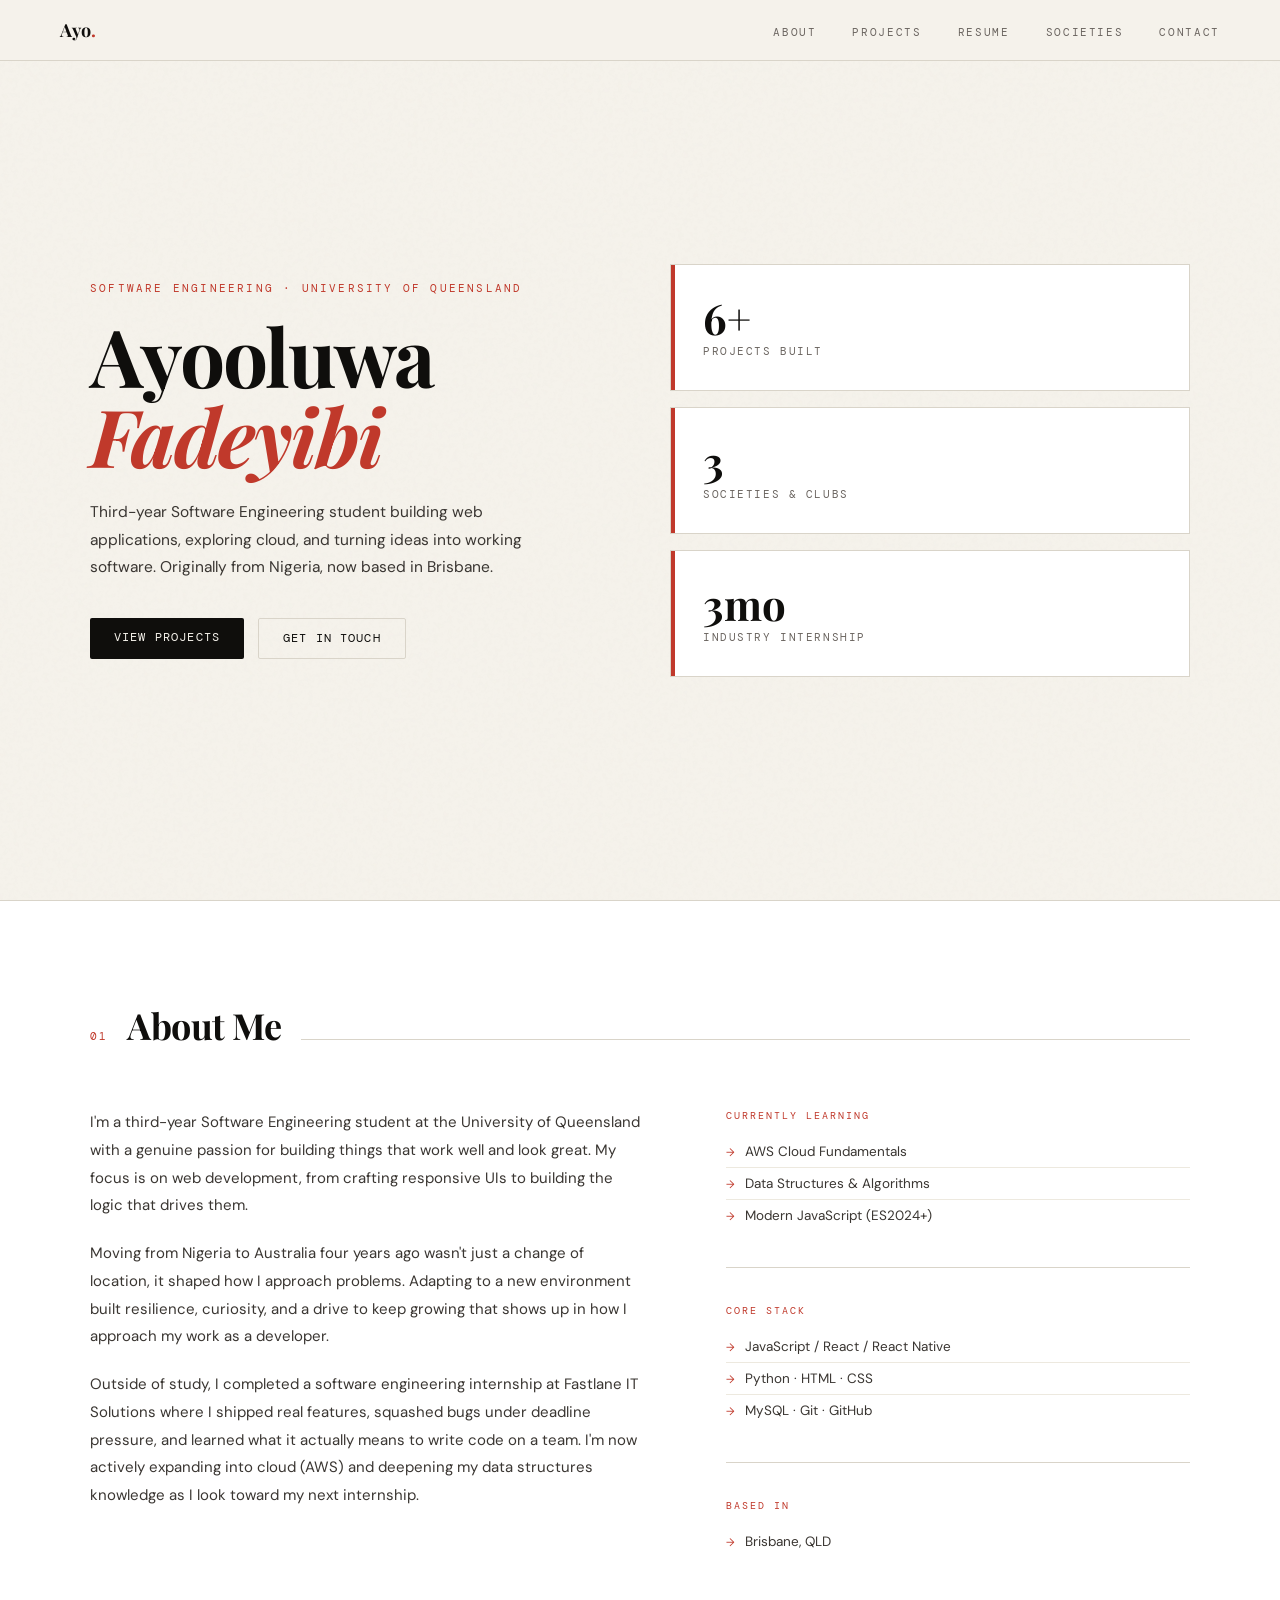
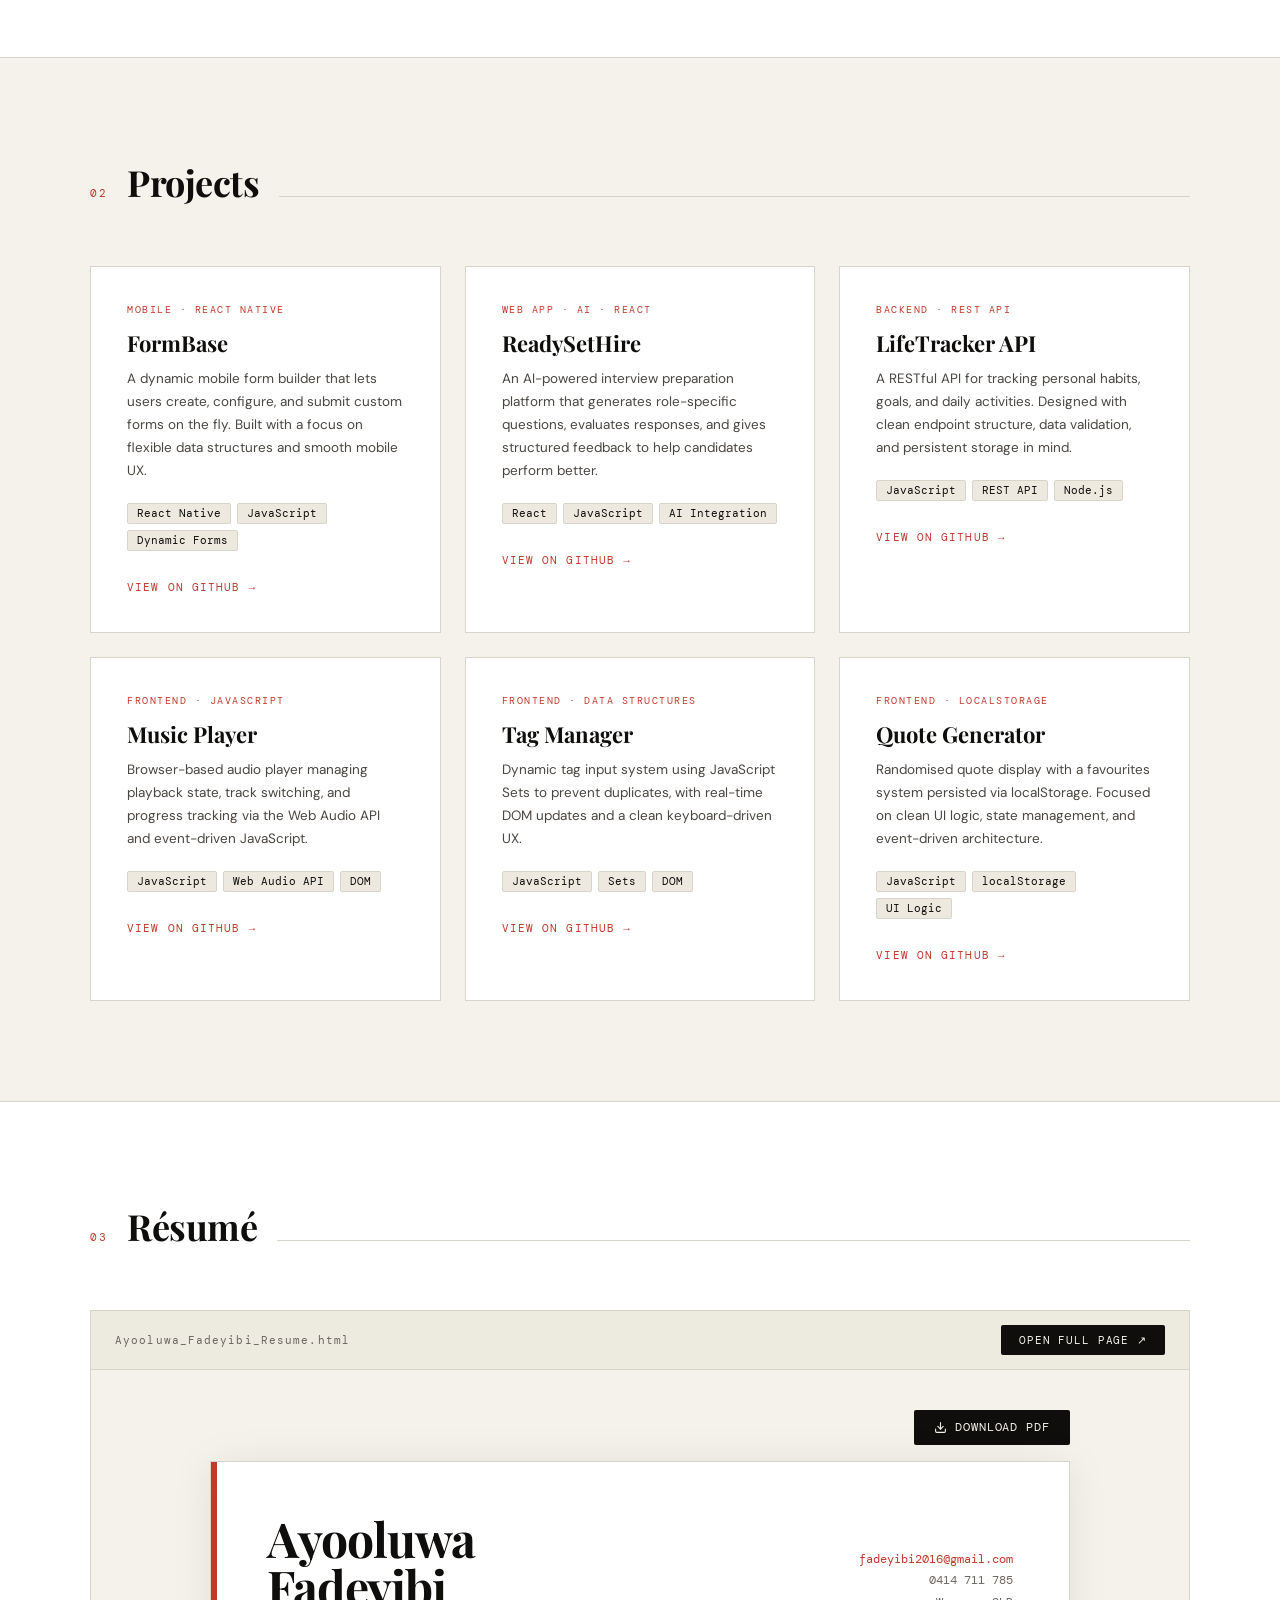
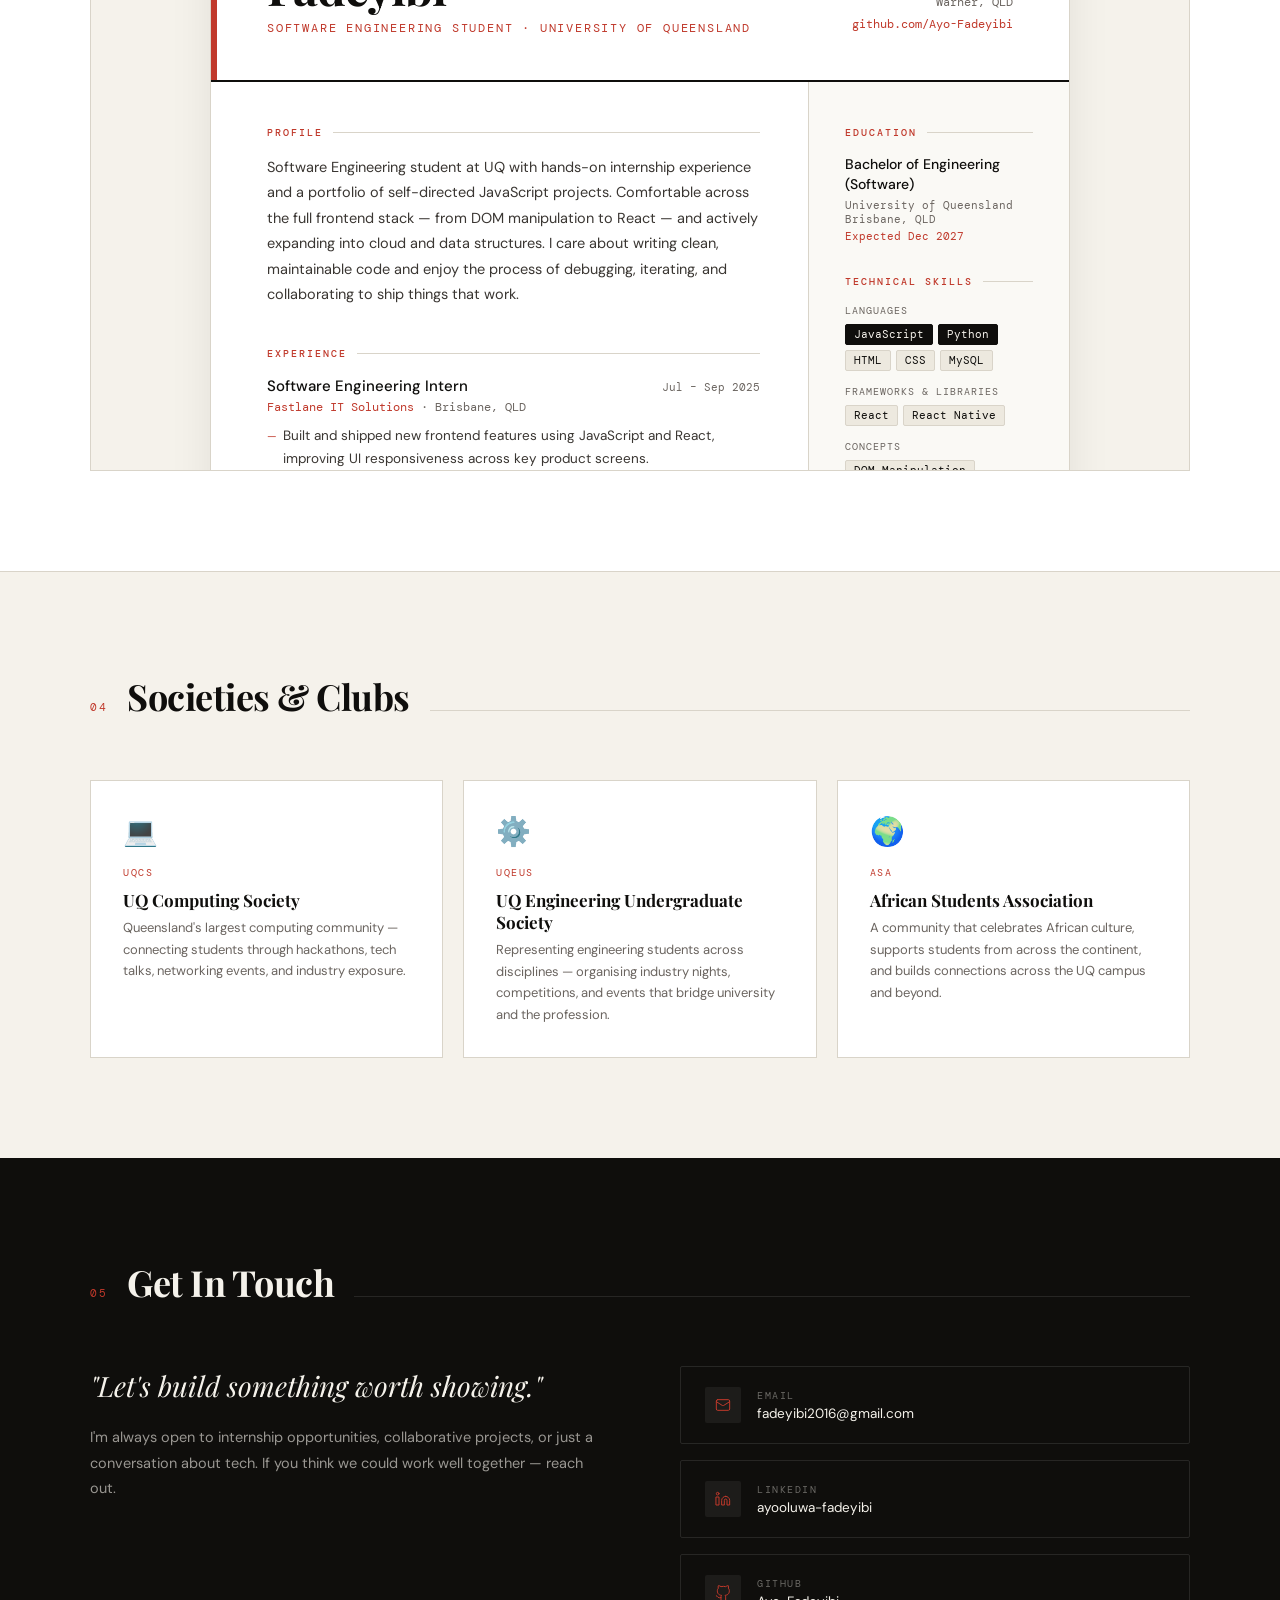
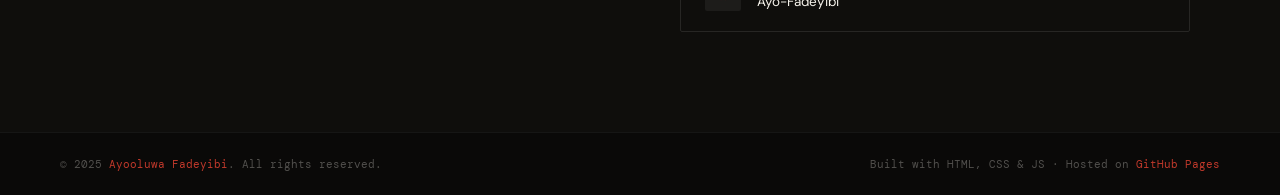
<file: index.html>
<!DOCTYPE html>
<html lang="en">
<head>
<meta charset="UTF-8">
<meta name="viewport" content="width=device-width, initial-scale=1.0">
<title>Ayooluwa Fadeyibi — Portfolio</title>
<link href="https://fonts.googleapis.com/css2?family=Playfair+Display:ital,wght@0,400;0,700;1,400&family=DM+Mono:wght@300;400;500&family=DM+Sans:wght@300;400;500&display=swap" rel="stylesheet">
<link rel="stylesheet" href="style.css">
</head>
<body>

<!-- NAV -->
<nav>
  <a href="#hero" class="nav-logo">Ayo<span>.</span></a>
  <ul class="nav-links">
    <li><a href="#about">About</a></li>
    <li><a href="#projects">Projects</a></li>
    <li><a href="#resume">Resume</a></li>
    <li><a href="#societies">Societies</a></li>
    <li><a href="#contact">Contact</a></li>
  </ul>
</nav>

<!-- HERO -->
<section id="hero">
  <div class="hero-grid">
    <div>
      <div class="hero-eyebrow">Software Engineering · University of Queensland</div>
      <h1 class="hero-name">Ayooluwa<br><em>Fadeyibi</em></h1>
      <p class="hero-bio">Third-year Software Engineering student building web applications, exploring cloud, and turning ideas into working software. Originally from Nigeria, now based in Brisbane.</p>
      <div class="hero-cta">
        <a href="#projects" class="btn-primary">View Projects</a>
        <a href="#contact" class="btn-secondary">Get in Touch</a>
      </div>
    </div>
    <div class="hero-stats">
      <div class="stat-card">
        <div class="stat-number">6+</div>
        <div class="stat-label">Projects Built</div>
      </div>
      <div class="stat-card">
        <div class="stat-number">3</div>
        <div class="stat-label">Societies &amp; Clubs</div>
      </div>
      <div class="stat-card">
        <div class="stat-number">3mo</div>
        <div class="stat-label">Industry Internship</div>
      </div>
    </div>
  </div>
</section>

<!-- ABOUT -->
<section id="about">
  <div class="section-inner">
    <div class="section-header reveal">
      <span class="section-num">01</span>
      <h2 class="section-title">About Me</h2>
      <div class="section-rule"></div>
    </div>
    <div class="about-grid">
      <div class="about-text reveal">
        <p>I'm a third-year Software Engineering student at the University of Queensland with a genuine passion for building things that work well and look great. My focus is on web development, from crafting responsive UIs to building the logic that drives them.</p>
        <p>Moving from Nigeria to Australia four years ago wasn't just a change of location, it shaped how I approach problems. Adapting to a new environment built resilience, curiosity, and a drive to keep growing that shows up in how I approach my work as a developer.</p>
        <p>Outside of study, I completed a software engineering internship at Fastlane IT Solutions where I shipped real features, squashed bugs under deadline pressure, and learned what it actually means to write code on a team. I'm now actively expanding into cloud (AWS) and deepening my data structures knowledge as I look toward my next internship.</p>
      </div>
      <div class="about-aside reveal">
        <div class="aside-block">
          <div class="aside-label">Currently Learning</div>
          <ul class="aside-list">
            <li>AWS Cloud Fundamentals</li>
            <li>Data Structures &amp; Algorithms</li>
            <li>Modern JavaScript (ES2024+)</li>
          </ul>
        </div>
        <div class="aside-block">
          <div class="aside-label">Core Stack</div>
          <ul class="aside-list">
            <li>JavaScript / React / React Native</li>
            <li>Python · HTML · CSS</li>
            <li>MySQL · Git · GitHub</li>
          </ul>
        </div>
        <div class="aside-block">
          <div class="aside-label">Based In</div>
          <ul class="aside-list">
            <li>Brisbane, QLD</li>
          </ul>
        </div>
      </div>
    </div>
  </div>
</section>

<!-- PROJECTS -->
<section id="projects">
  <div class="section-inner">
    <div class="section-header reveal">
      <span class="section-num">02</span>
      <h2 class="section-title">Projects</h2>
      <div class="section-rule"></div>
    </div>
    <div class="projects-grid">

      <div class="project-card reveal">
        <div class="project-tag">Mobile · React Native</div>
        <div class="project-title">FormBase</div>
        <p class="project-desc">A dynamic mobile form builder that lets users create, configure, and submit custom forms on the fly. Built with a focus on flexible data structures and smooth mobile UX.</p>
        <div class="project-tech">
          <span class="tech-tag">React Native</span>
          <span class="tech-tag">JavaScript</span>
          <span class="tech-tag">Dynamic Forms</span>
        </div>
        <a href="https://github.com/Ayo-Fadeyibi/uq-course-projects/tree/main/COMP2140/React_Native_Project" class="project-link" target="_blank">View on GitHub →</a>
      </div>

      <div class="project-card reveal">
        <div class="project-tag">Web App · AI · React</div>
        <div class="project-title">ReadySetHire</div>
        <p class="project-desc">An AI-powered interview preparation platform that generates role-specific questions, evaluates responses, and gives structured feedback to help candidates perform better.</p>
        <div class="project-tech">
          <span class="tech-tag">React</span>
          <span class="tech-tag">JavaScript</span>
          <span class="tech-tag">AI Integration</span>
        </div>
        <a href="https://github.com/Ayo-Fadeyibi/uq-course-projects/tree/main/COMP2140/React_Project" class="project-link" target="_blank">View on GitHub →</a>
      </div>

      <div class="project-card reveal">
        <div class="project-tag">Backend · REST API</div>
        <div class="project-title">LifeTracker API</div>
        <p class="project-desc">A RESTful API for tracking personal habits, goals, and daily activities. Designed with clean endpoint structure, data validation, and persistent storage in mind.</p>
        <div class="project-tech">
          <span class="tech-tag">JavaScript</span>
          <span class="tech-tag">REST API</span>
          <span class="tech-tag">Node.js</span>
        </div>
        <a href="https://github.com/Ayo-Fadeyibi/javascript-fundamentals/tree/main/final-project/LifeTracker" class="project-link" target="_blank">View on GitHub →</a>
      </div>

      <div class="project-card reveal">
        <div class="project-tag">Frontend · JavaScript</div>
        <div class="project-title">Music Player</div>
        <p class="project-desc">Browser-based audio player managing playback state, track switching, and progress tracking via the Web Audio API and event-driven JavaScript.</p>
        <div class="project-tech">
          <span class="tech-tag">JavaScript</span>
          <span class="tech-tag">Web Audio API</span>
          <span class="tech-tag">DOM</span>
        </div>
        <a href="https://github.com/Ayo-Fadeyibi/javascript-fundamentals/tree/main/mini-projects/15-Music-player" class="project-link" target="_blank">View on GitHub →</a>
      </div>

      <div class="project-card reveal">
        <div class="project-tag">Frontend · Data Structures</div>
        <div class="project-title">Tag Manager</div>
        <p class="project-desc">Dynamic tag input system using JavaScript Sets to prevent duplicates, with real-time DOM updates and a clean keyboard-driven UX.</p>
        <div class="project-tech">
          <span class="tech-tag">JavaScript</span>
          <span class="tech-tag">Sets</span>
          <span class="tech-tag">DOM</span>
        </div>
        <a href="https://github.com/Ayo-Fadeyibi/javascript-fundamentals/tree/main/mini-projects/17-tag-manager" class="project-link" target="_blank">View on GitHub →</a>
      </div>

      <div class="project-card reveal">
        <div class="project-tag">Frontend · localStorage</div>
        <div class="project-title">Quote Generator</div>
        <p class="project-desc">Randomised quote display with a favourites system persisted via localStorage. Focused on clean UI logic, state management, and event-driven architecture.</p>
        <div class="project-tech">
          <span class="tech-tag">JavaScript</span>
          <span class="tech-tag">localStorage</span>
          <span class="tech-tag">UI Logic</span>
        </div>
        <a href="https://github.com/Ayo-Fadeyibi/javascript-fundamentals/tree/main/mini-projects/07-quote-generator" class="project-link" target="_blank">View on GitHub →</a>
      </div>

    </div>
  </div>
</section>

<!-- RESUME -->
<section id="resume">
  <div class="section-inner">
    <div class="section-header reveal">
      <span class="section-num">03</span>
      <h2 class="section-title">Résumé</h2>
      <div class="section-rule"></div>
    </div>
    <div class="resume-embed-wrapper reveal">
      <div class="resume-toolbar">
        <span class="resume-toolbar-label">Ayooluwa_Fadeyibi_Resume.html</span>
        <a href="resume.html" class="resume-action" target="_blank">Open Full Page ↗</a>
      </div>
      <div class="resume-iframe-container">
        <iframe src="resume.html" title="Ayooluwa Fadeyibi Resume" loading="lazy"></iframe>
      </div>
    </div>
  </div>
</section>

<!-- SOCIETIES -->
<section id="societies">
  <div class="section-inner">
    <div class="section-header reveal">
      <span class="section-num">04</span>
      <h2 class="section-title">Societies &amp; Clubs</h2>
      <div class="section-rule"></div>
    </div>
    <div class="societies-grid">

      <div class="society-card reveal">
        <span class="society-icon">💻</span>
        <div class="society-short">UQCS</div>
        <div class="society-name">UQ Computing Society</div>
        <p class="society-desc">Queensland's largest computing community — connecting students through hackathons, tech talks, networking events, and industry exposure.</p>
      </div>

      <div class="society-card reveal">
        <span class="society-icon">⚙️</span>
        <div class="society-short">UQEUS</div>
        <div class="society-name">UQ Engineering Undergraduate Society</div>
        <p class="society-desc">Representing engineering students across disciplines — organising industry nights, competitions, and events that bridge university and the profession.</p>
      </div>

      <div class="society-card reveal">
        <span class="society-icon">🌍</span>
        <div class="society-short">ASA</div>
        <div class="society-name">African Students Association</div>
        <p class="society-desc">A community that celebrates African culture, supports students from across the continent, and builds connections across the UQ campus and beyond.</p>
      </div>

    </div>
  </div>
</section>

<!-- CONTACT -->
<section id="contact">
  <div class="section-inner">
    <div class="section-header reveal">
      <span class="section-num">05</span>
      <h2 class="section-title">Get In Touch</h2>
      <div class="section-rule"></div>
    </div>
    <div class="contact-grid">
      <div class="reveal">
        <p class="contact-tagline">"Let's build something worth showing."</p>
        <p class="contact-sub">I'm always open to internship opportunities, collaborative projects, or just a conversation about tech. If you think we could work well together — reach out.</p>
      </div>
      <div class="contact-links reveal">
        <a href="mailto:fadeyibi2016@gmail.com" class="contact-item">
          <div class="contact-item-icon">
            <svg viewBox="0 0 24 24"><rect x="2" y="4" width="20" height="16" rx="2"/><path d="m22 7-8.97 5.7a1.94 1.94 0 0 1-2.06 0L2 7"/></svg>
          </div>
          <div>
            <div class="contact-item-label">Email</div>
            <div class="contact-item-value">fadeyibi2016@gmail.com</div>
          </div>
        </a>
        <a href="https://www.linkedin.com/in/ayooluwa-fadeyibi-083998254/" class="contact-item" target="_blank">
          <div class="contact-item-icon">
            <svg viewBox="0 0 24 24"><path d="M16 8a6 6 0 0 1 6 6v7h-4v-7a2 2 0 0 0-2-2 2 2 0 0 0-2 2v7h-4v-7a6 6 0 0 1 6-6z"/><rect x="2" y="9" width="4" height="12"/><circle cx="4" cy="4" r="2"/></svg>
          </div>
          <div>
            <div class="contact-item-label">LinkedIn</div>
            <div class="contact-item-value">ayooluwa-fadeyibi</div>
          </div>
        </a>
        <a href="https://github.com/Ayo-Fadeyibi" class="contact-item" target="_blank">
          <div class="contact-item-icon">
            <svg viewBox="0 0 24 24"><path d="M9 19c-5 1.5-5-2.5-7-3m14 6v-3.87a3.37 3.37 0 0 0-.94-2.61c3.14-.35 6.44-1.54 6.44-7A5.44 5.44 0 0 0 20 4.77 5.07 5.07 0 0 0 19.91 1S18.73.65 16 2.48a13.38 13.38 0 0 0-7 0C6.27.65 5.09 1 5.09 1A5.07 5.07 0 0 0 5 4.77a5.44 5.44 0 0 0-1.5 3.78c0 5.42 3.3 6.61 6.44 7A3.37 3.37 0 0 0 9 18.13V22"/></svg>
          </div>
          <div>
            <div class="contact-item-label">GitHub</div>
            <div class="contact-item-value">Ayo-Fadeyibi</div>
          </div>
        </a>
      </div>
    </div>
  </div>
</section>

<!-- FOOTER -->
<footer>
  <div class="footer-text">© 2025 <span>Ayooluwa Fadeyibi</span>. All rights reserved.</div>
  <div class="footer-text">Built with HTML, CSS &amp; JS · Hosted on <span>GitHub Pages</span></div>
</footer>
<script src="script.js"></script>
</body>
</html>
</file>
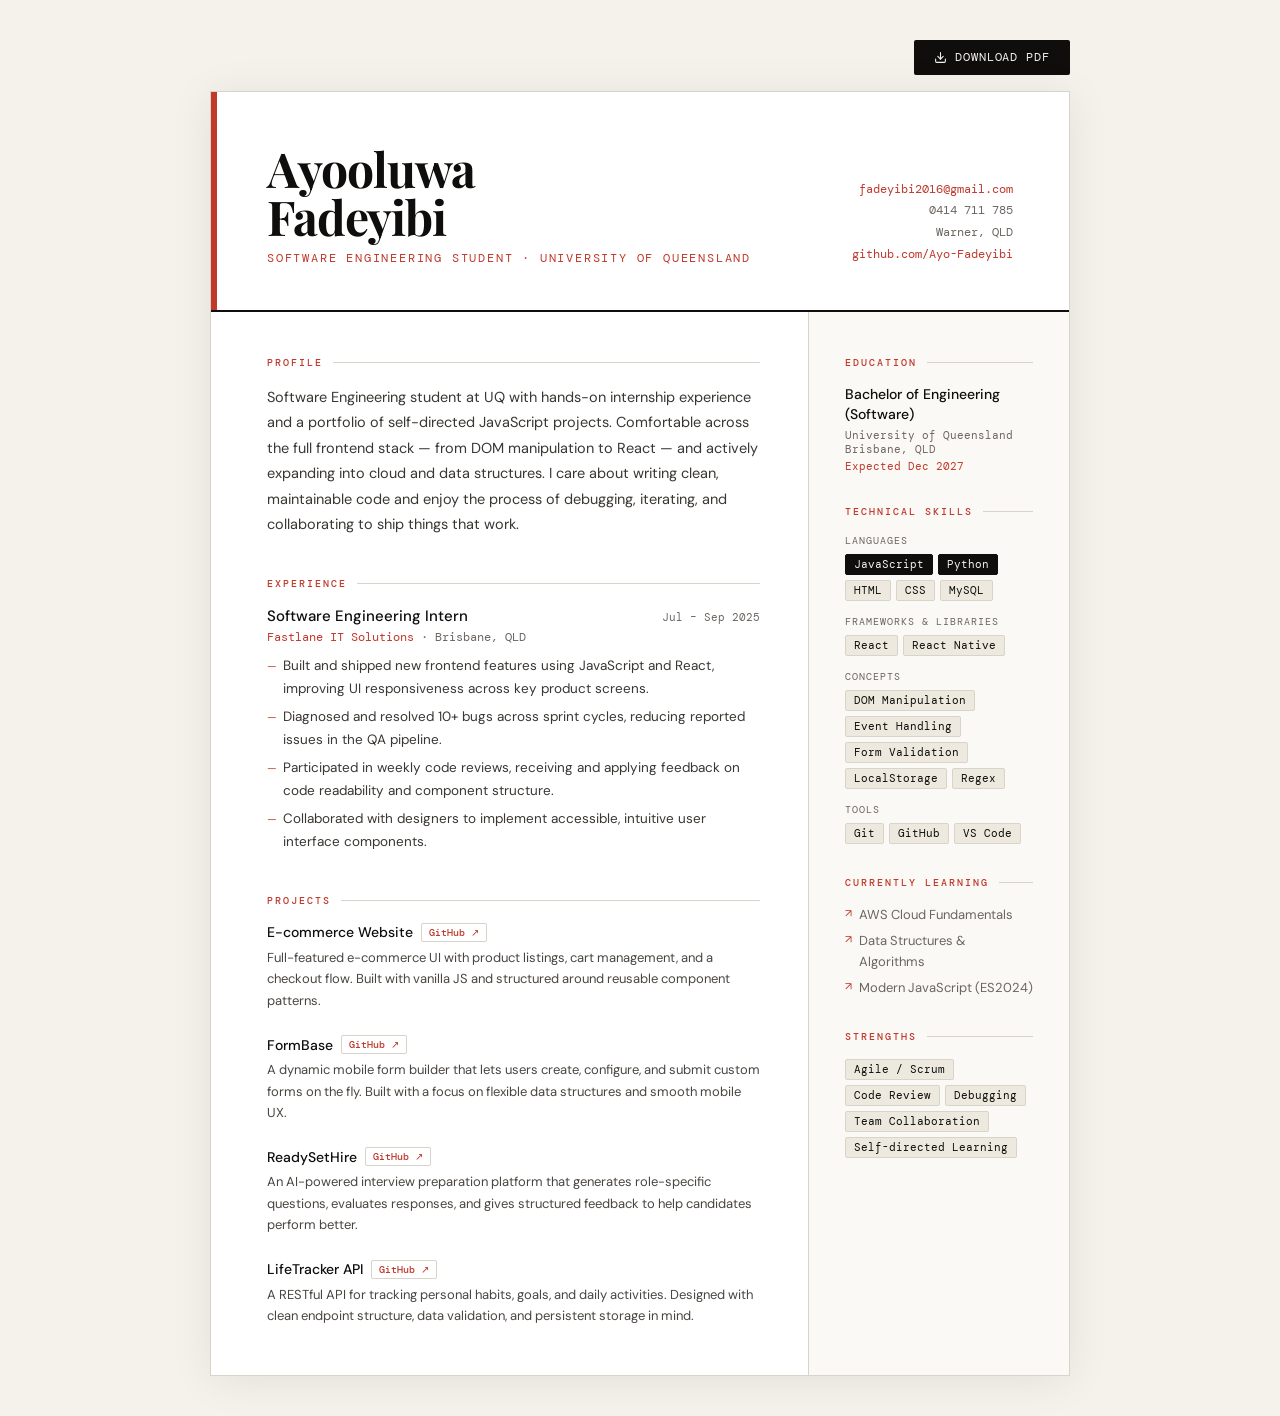
<file: resume.html>
<!DOCTYPE html>
<html lang="en">
<head>
<meta charset="UTF-8">
<meta name="viewport" content="width=device-width, initial-scale=1.0">
<title>Ayooluwa Fadeyibi — Resume</title>
<link href="https://fonts.googleapis.com/css2?family=Playfair+Display:wght@400;700&family=DM+Mono:wght@300;400;500&family=DM+Sans:wght@300;400;500&display=swap" rel="stylesheet">
<link rel="stylesheet" href="resume.css">
<script src="resume.js" defer></script>
</head>
<body>
<div class="toolbar">
  <button class="download-btn" onclick="downloadResume()">
    <svg viewBox="0 0 24 24"><path d="M21 15v4a2 2 0 0 1-2 2H5a2 2 0 0 1-2-2v-4"/><polyline points="7 10 12 15 17 10"/><line x1="12" y1="15" x2="12" y2="3"/></svg>
    Download PDF
  </button>
</div>
<div class="page">

  <!-- HEADER -->
  <header class="header">
    <div>
      <div class="name">Ayooluwa<br>Fadeyibi</div>
      <div class="title-line">Software Engineering Student · University of Queensland</div>
    </div>
    <div class="contact-block">
      <a href="mailto:fadeyibi2016@gmail.com">fadeyibi2016@gmail.com</a><br>
      0414 711 785<br>
      Warner, QLD<br>
      <a href="https://github.com/Ayo-Fadeyibi" target="_blank">github.com/Ayo-Fadeyibi</a>
    </div>
  </header>

  <div class="body">
    <!-- MAIN COLUMN -->
    <main class="main-col">

      <!-- PROFILE -->
      <section class="section">
        <div class="section-label">Profile</div>
        <p class="profile-text">
          Software Engineering student at UQ with hands-on internship experience and a portfolio of self-directed JavaScript projects. 
          Comfortable across the full frontend stack — from DOM manipulation to React — and actively expanding into cloud and data structures. 
          I care about writing clean, maintainable code and enjoy the process of debugging, iterating, and collaborating to ship things that work.
        </p>
      </section>

      <!-- EXPERIENCE -->
      <section class="section">
        <div class="section-label">Experience</div>

        <div class="job">
          <div class="job-header">
            <div class="job-title">Software Engineering Intern</div>
            <div class="job-date">Jul – Sep 2025</div>
          </div>
          <div class="job-company"><span>Fastlane IT Solutions</span> · Brisbane, QLD</div>
          <ul class="bullets">
            <li>Built and shipped new frontend features using JavaScript and React, improving UI responsiveness across key product screens.</li>
            <li>Diagnosed and resolved 10+ bugs across sprint cycles, reducing reported issues in the QA pipeline.</li>
            <li>Participated in weekly code reviews, receiving and applying feedback on code readability and component structure.</li>
            <li>Collaborated with designers to implement accessible, intuitive user interface components.</li>
          </ul>
        </div>
      </section>

      <!-- PROJECTS -->
      <section class="section">
        <div class="section-label">Projects</div>

        <div class="project">
          <div class="project-name">
            E-commerce Website
            <a class="project-link" href="https://github.com/Ayo-Fadeyibi/uq-course-projects" target="_blank">GitHub ↗</a>
          </div>
          <p class="project-desc">Full-featured e-commerce UI with product listings, cart management, and a checkout flow. Built with vanilla JS and structured around reusable component patterns.</p>
        </div>

        <div class="project">
          <div class="project-name">
            FormBase
            <a class="project-link" href="https://github.com/Ayo-Fadeyibi/uq-course-projects/tree/main/COMP2140/React_Native_Project" target="_blank">GitHub ↗</a>
          </div>
          <p class="project-desc">A dynamic mobile form builder that lets users create, configure, and submit custom forms on the fly. Built with a focus on flexible data structures and smooth mobile UX.</p>
        </div>

        <div class="project">
          <div class="project-name">
            ReadySetHire
            <a class="project-link" href="https://github.com/Ayo-Fadeyibi/uq-course-projects/tree/main/COMP2140/React_Project" target="_blank">GitHub ↗</a>
          </div>
          <p class="project-desc">An AI-powered interview preparation platform that generates role-specific questions, evaluates responses, and gives structured feedback to help candidates perform better.</p>
        </div>

        <div class="project">
          <div class="project-name">
            LifeTracker API
            <a class="project-link" href="https://github.com/Ayo-Fadeyibi/javascript-fundamentals/tree/main/final-project/LifeTracker" target="_blank">GitHub ↗</a>
          </div>
          <p class="project-desc">A RESTful API for tracking personal habits, goals, and daily activities. Designed with clean endpoint structure, data validation, and persistent storage in mind.</p>
        </div>

      </section>

    </main>

    <!-- SIDE COLUMN -->
    <aside class="side-col">

      <!-- EDUCATION -->
      <div class="side-section">
        <div class="section-label">Education</div>
        <div class="edu-degree">Bachelor of Engineering<br>(Software)</div>
        <div class="edu-school">University of Queensland<br>Brisbane, QLD</div>
        <div class="edu-exp">Expected Dec 2027</div>
      </div>

      <!-- TECH SKILLS -->
      <div class="side-section">
        <div class="section-label">Technical Skills</div>

        <div class="tag-group">
          <div class="tag-group-label">Languages</div>
          <div class="tags">
            <span class="tag highlight">JavaScript</span>
            <span class="tag highlight">Python</span>
            <span class="tag">HTML</span>
            <span class="tag">CSS</span>
            <span class="tag">MySQL</span>
          </div>
        </div>

        <div class="tag-group">
          <div class="tag-group-label">Frameworks & Libraries</div>
          <div class="tags">
            <span class="tag">React</span>
            <span class="tag">React Native</span>
          </div>
        </div>

        <div class="tag-group">
          <div class="tag-group-label">Concepts</div>
          <div class="tags">
            <span class="tag">DOM Manipulation</span>
            <span class="tag">Event Handling</span>
            <span class="tag">Form Validation</span>
            <span class="tag">LocalStorage</span>
            <span class="tag">Regex</span>
          </div>
        </div>

        <div class="tag-group">
          <div class="tag-group-label">Tools</div>
          <div class="tags">
            <span class="tag">Git</span>
            <span class="tag">GitHub</span>
            <span class="tag">VS Code</span>
          </div>
        </div>
      </div>

      <!-- CURRENTLY LEARNING -->
      <div class="side-section">
        <div class="section-label">Currently Learning</div>
        <div class="learning-item">AWS Cloud Fundamentals</div>
        <div class="learning-item">Data Structures & Algorithms</div>
        <div class="learning-item">Modern JavaScript (ES2024)</div>
      </div>

      <!-- SOFT SKILLS -->
      <div class="side-section">
        <div class="section-label">Strengths</div>
        <div class="tags">
          <span class="tag">Agile / Scrum</span>
          <span class="tag">Code Review</span>
          <span class="tag">Debugging</span>
          <span class="tag">Team Collaboration</span>
          <span class="tag">Self-directed Learning</span>
        </div>
      </div>

    </aside>
  </div>
</div>
</file>
<file: style.css>
*, *::before, *::after { box-sizing: border-box; margin: 0; padding: 0; }

:root {
  --ink: #0f0e0c;
  --paper: #f5f2eb;
  --paper2: #edeae0;
  --accent: #c0392b;
  --mid: #6b6560;
  --rule: #d9d4c9;
  --tag-bg: #ede9df;
  --white: #fff;
}

html { scroll-behavior: smooth; }

body {
  background: var(--paper);
  font-family: 'DM Sans', sans-serif;
  color: var(--ink);
  overflow-x: hidden;
}

/* ─── NOISE TEXTURE ─── */
body::before {
  content: '';
  position: fixed;
  inset: 0;
  background-image: url("data:image/svg+xml,%3Csvg viewBox='0 0 200 200' xmlns='http://www.w3.org/2000/svg'%3E%3Cfilter id='n'%3E%3CfeTurbulence type='fractalNoise' baseFrequency='0.9' numOctaves='4' stitchTiles='stitch'/%3E%3C/filter%3E%3Crect width='100%25' height='100%25' filter='url(%23n)' opacity='0.04'/%3E%3C/svg%3E");
  pointer-events: none;
  z-index: 0;
  opacity: 0.5;
}

/* ─── NAV ─── */
nav {
  position: fixed;
  top: 0; left: 0; right: 0;
  z-index: 100;
  padding: 18px 60px;
  display: flex;
  justify-content: space-between;
  align-items: center;
  background: rgba(245,242,235,0.88);
  backdrop-filter: blur(12px);
  border-bottom: 1px solid var(--rule);
}

.nav-logo {
  font-family: 'Playfair Display', serif;
  font-size: 18px;
  font-weight: 700;
  color: var(--ink);
  text-decoration: none;
}

.nav-logo span { color: var(--accent); }

.nav-links {
  display: flex;
  gap: 36px;
  list-style: none;
}

.nav-links a {
  font-family: 'DM Mono', monospace;
  font-size: 11px;
  letter-spacing: 0.15em;
  text-transform: uppercase;
  color: var(--mid);
  text-decoration: none;
  transition: color 0.2s;
  position: relative;
}

.nav-links a::after {
  content: '';
  position: absolute;
  bottom: -3px; left: 0;
  width: 0; height: 1px;
  background: var(--accent);
  transition: width 0.2s;
}

.nav-links a:hover { color: var(--ink); }
.nav-links a:hover::after { width: 100%; }

/* ─── HERO ─── */
#hero {
  min-height: 100vh;
  display: flex;
  align-items: center;
  padding: 120px 60px 80px;
  position: relative;
  overflow: hidden;
}

.hero-grid {
  display: grid;
  grid-template-columns: 1fr 1fr;
  gap: 60px;
  max-width: 1100px;
  margin: 0 auto;
  width: 100%;
  align-items: center;
}

.hero-eyebrow {
  font-family: 'DM Mono', monospace;
  font-size: 11px;
  letter-spacing: 0.2em;
  text-transform: uppercase;
  color: var(--accent);
  margin-bottom: 20px;
  opacity: 0;
  animation: fadeUp 0.8s 0.1s ease forwards;
}

.hero-name {
  font-family: 'Playfair Display', serif;
  font-size: clamp(48px, 7vw, 80px);
  font-weight: 700;
  line-height: 1;
  letter-spacing: -2px;
  margin-bottom: 24px;
  opacity: 0;
  animation: fadeUp 0.8s 0.2s ease forwards;
}

.hero-name em {
  font-style: italic;
  color: var(--accent);
}

.hero-bio {
  font-size: 15.5px;
  line-height: 1.8;
  color: #3a3632;
  max-width: 480px;
  opacity: 0;
  animation: fadeUp 0.8s 0.35s ease forwards;
}

.hero-cta {
  display: flex;
  gap: 14px;
  margin-top: 36px;
  opacity: 0;
  animation: fadeUp 0.8s 0.5s ease forwards;
}

.btn-primary {
  font-family: 'DM Mono', monospace;
  font-size: 11.5px;
  letter-spacing: 0.1em;
  text-transform: uppercase;
  background: var(--ink);
  color: var(--paper);
  padding: 12px 24px;
  text-decoration: none;
  border-radius: 2px;
  transition: background 0.2s, transform 0.15s;
}

.btn-primary:hover { background: var(--accent); transform: translateY(-2px); }

.btn-secondary {
  font-family: 'DM Mono', monospace;
  font-size: 11.5px;
  letter-spacing: 0.1em;
  text-transform: uppercase;
  color: var(--ink);
  padding: 12px 24px;
  text-decoration: none;
  border: 1px solid var(--rule);
  border-radius: 2px;
  transition: border-color 0.2s, transform 0.15s;
}

.btn-secondary:hover { border-color: var(--ink); transform: translateY(-2px); }

/* HERO RIGHT — decorative stat block */
.hero-stats {
  opacity: 0;
  animation: fadeUp 0.8s 0.4s ease forwards;
}

.stat-card {
  background: var(--white);
  border: 1px solid var(--rule);
  padding: 32px;
  margin-bottom: 16px;
  position: relative;
  overflow: hidden;
}

.stat-card::before {
  content: '';
  position: absolute;
  top: 0; left: 0;
  width: 4px; height: 100%;
  background: var(--accent);
}

.stat-card:last-child { margin-bottom: 0; }

.stat-number {
  font-family: 'Playfair Display', serif;
  font-size: 42px;
  font-weight: 700;
  line-height: 1;
  color: var(--ink);
}

.stat-label {
  font-family: 'DM Mono', monospace;
  font-size: 10.5px;
  letter-spacing: 0.15em;
  text-transform: uppercase;
  color: var(--mid);
  margin-top: 6px;
}

/* ─── SECTIONS ─── */
section {
  padding: 100px 60px;
  position: relative;
}

.section-inner {
  max-width: 1100px;
  margin: 0 auto;
}

.section-header {
  display: flex;
  align-items: baseline;
  gap: 20px;
  margin-bottom: 60px;
}

.section-num {
  font-family: 'DM Mono', monospace;
  font-size: 11px;
  color: var(--accent);
  letter-spacing: 0.15em;
}

.section-title {
  font-family: 'Playfair Display', serif;
  font-size: 36px;
  font-weight: 700;
  letter-spacing: -0.5px;
}

.section-rule {
  flex: 1;
  height: 1px;
  background: var(--rule);
}

/* ─── ABOUT ─── */
#about { background: var(--white); border-top: 1px solid var(--rule); border-bottom: 1px solid var(--rule); }

.about-grid {
  display: grid;
  grid-template-columns: 1.2fr 1fr;
  gap: 80px;
  align-items: start;
}

.about-text p {
  font-size: 15px;
  line-height: 1.85;
  color: #3a3632;
  margin-bottom: 20px;
}

.about-text p:last-child { margin-bottom: 0; }

.about-aside {}

.aside-block {
  margin-bottom: 36px;
  padding-bottom: 36px;
  border-bottom: 1px solid var(--rule);
}

.aside-block:last-child { border-bottom: none; margin-bottom: 0; padding-bottom: 0; }

.aside-label {
  font-family: 'DM Mono', monospace;
  font-size: 10px;
  letter-spacing: 0.2em;
  text-transform: uppercase;
  color: var(--accent);
  margin-bottom: 14px;
}

.aside-list {
  list-style: none;
}

.aside-list li {
  font-size: 13.5px;
  color: #3a3632;
  padding: 7px 0;
  border-bottom: 1px solid var(--tag-bg);
  display: flex;
  align-items: center;
  gap: 10px;
}

.aside-list li::before {
  content: '→';
  color: var(--accent);
  font-size: 11px;
  flex-shrink: 0;
}

.aside-list li:last-child { border-bottom: none; }

/* ─── PROJECTS ─── */
#projects {}

.projects-grid {
  display: grid;
  grid-template-columns: repeat(auto-fill, minmax(320px, 1fr));
  gap: 24px;
}

.project-card {
  background: var(--white);
  border: 1px solid var(--rule);
  padding: 36px;
  position: relative;
  overflow: hidden;
  transition: transform 0.25s, box-shadow 0.25s;
  cursor: default;
}

.project-card::after {
  content: '';
  position: absolute;
  bottom: 0; left: 0;
  width: 0; height: 3px;
  background: var(--accent);
  transition: width 0.35s ease;
}

.project-card:hover { transform: translateY(-4px); box-shadow: 0 12px 40px rgba(0,0,0,0.08); }
.project-card:hover::after { width: 100%; }

.project-tag {
  font-family: 'DM Mono', monospace;
  font-size: 10px;
  letter-spacing: 0.15em;
  text-transform: uppercase;
  color: var(--accent);
  margin-bottom: 14px;
}

.project-title {
  font-family: 'Playfair Display', serif;
  font-size: 22px;
  font-weight: 700;
  line-height: 1.2;
  margin-bottom: 12px;
}

.project-desc {
  font-size: 13.5px;
  line-height: 1.7;
  color: #4a4540;
  margin-bottom: 20px;
}

.project-tech {
  display: flex;
  flex-wrap: wrap;
  gap: 6px;
  margin-bottom: 24px;
}

.tech-tag {
  font-family: 'DM Mono', monospace;
  font-size: 10.5px;
  background: var(--tag-bg);
  color: var(--ink);
  padding: 3px 9px;
  border-radius: 2px;
  border: 1px solid var(--rule);
}

.project-link {
  font-family: 'DM Mono', monospace;
  font-size: 11px;
  letter-spacing: 0.1em;
  text-transform: uppercase;
  color: var(--accent);
  text-decoration: none;
  display: inline-flex;
  align-items: center;
  gap: 6px;
  transition: gap 0.2s;
}

.project-link:hover { gap: 10px; }

/* ─── RESUME ─── */
#resume { background: var(--white); border-top: 1px solid var(--rule); border-bottom: 1px solid var(--rule); }

.resume-embed-wrapper {
  border: 1px solid var(--rule);
  overflow: hidden;
  position: relative;
}

.resume-toolbar {
  background: var(--paper2);
  border-bottom: 1px solid var(--rule);
  padding: 14px 24px;
  display: flex;
  align-items: center;
  justify-content: space-between;
}

.resume-toolbar-label {
  font-family: 'DM Mono', monospace;
  font-size: 11px;
  color: var(--mid);
  letter-spacing: 0.1em;
}

.resume-action {
  font-family: 'DM Mono', monospace;
  font-size: 11px;
  letter-spacing: 0.08em;
  text-transform: uppercase;
  background: var(--ink);
  color: var(--paper);
  border: none;
  padding: 8px 18px;
  cursor: pointer;
  border-radius: 2px;
  transition: background 0.2s;
  text-decoration: none;
  display: inline-block;
}

.resume-action:hover { background: var(--accent); }

.resume-iframe-container {
  width: 100%;
  height: 700px;
  overflow: hidden;
}

.resume-iframe-container iframe {
  width: 100%;
  height: 100%;
  border: none;
  transform-origin: top left;
}

/* ─── SOCIETIES ─── */
#societies {}

.societies-grid {
  display: grid;
  grid-template-columns: repeat(3, 1fr);
  gap: 20px;
}

.society-card {
  background: var(--white);
  border: 1px solid var(--rule);
  padding: 32px;
  position: relative;
  overflow: hidden;
  transition: transform 0.2s;
}

.society-card:hover { transform: translateY(-3px); }

.society-icon {
  font-size: 28px;
  margin-bottom: 16px;
  display: block;
}

.society-name {
  font-family: 'Playfair Display', serif;
  font-size: 17px;
  font-weight: 700;
  margin-bottom: 6px;
  line-height: 1.3;
}

.society-short {
  font-family: 'DM Mono', monospace;
  font-size: 10px;
  color: var(--accent);
  letter-spacing: 0.15em;
  text-transform: uppercase;
  margin-bottom: 10px;
}

.society-desc {
  font-size: 13px;
  line-height: 1.65;
  color: var(--mid);
}

/* ─── CONTACT ─── */
#contact {
  background: var(--ink);
  color: var(--paper);
}

#contact .section-title { color: var(--paper); }
#contact .section-num { color: var(--accent); }
#contact .section-rule { background: rgba(255,255,255,0.1); }

.contact-grid {
  display: grid;
  grid-template-columns: 1fr 1fr;
  gap: 80px;
  align-items: start;
}

.contact-tagline {
  font-family: 'Playfair Display', serif;
  font-size: 28px;
  font-style: italic;
  line-height: 1.4;
  color: var(--paper);
  margin-bottom: 20px;
}

.contact-sub {
  font-size: 14.5px;
  line-height: 1.75;
  color: rgba(245,242,235,0.6);
}

.contact-links {
  display: flex;
  flex-direction: column;
  gap: 16px;
}

.contact-item {
  display: flex;
  align-items: center;
  gap: 16px;
  padding: 20px 24px;
  border: 1px solid rgba(255,255,255,0.1);
  text-decoration: none;
  color: var(--paper);
  transition: border-color 0.2s, background 0.2s;
  border-radius: 2px;
}

.contact-item:hover { border-color: var(--accent); background: rgba(192,57,43,0.08); }

.contact-item-icon {
  width: 36px; height: 36px;
  background: rgba(255,255,255,0.06);
  border-radius: 2px;
  display: flex;
  align-items: center;
  justify-content: center;
  flex-shrink: 0;
}

.contact-item-icon svg {
  width: 16px; height: 16px;
  stroke: var(--accent);
  fill: none;
  stroke-width: 1.5;
  stroke-linecap: round;
  stroke-linejoin: round;
}

.contact-item-label {
  font-family: 'DM Mono', monospace;
  font-size: 10px;
  color: rgba(245,242,235,0.4);
  letter-spacing: 0.15em;
  text-transform: uppercase;
  margin-bottom: 3px;
}

.contact-item-value {
  font-size: 13.5px;
  color: var(--paper);
}

/* ─── FOOTER ─── */
footer {
  background: #0a0908;
  padding: 24px 60px;
  display: flex;
  justify-content: space-between;
  align-items: center;
  border-top: 1px solid rgba(255,255,255,0.05);
}

.footer-text {
  font-family: 'DM Mono', monospace;
  font-size: 11px;
  color: rgba(245,242,235,0.3);
}

.footer-text span { color: var(--accent); }

/* ─── ANIMATIONS ─── */
@keyframes fadeUp {
  from { opacity: 0; transform: translateY(20px); }
  to { opacity: 1; transform: translateY(0); }
}

.reveal {
  opacity: 0;
  transform: translateY(24px);
  transition: opacity 0.7s ease, transform 0.7s ease;
}

.reveal.visible {
  opacity: 1;
  transform: translateY(0);
}

/* ─── MOBILE NAV ─── */
.nav-toggle { display: none; background: none; border: none; cursor: pointer; }

/* ─── RESPONSIVE ─── */
@media (max-width: 900px) {
  nav { padding: 18px 24px; }
  .nav-links { gap: 20px; }

  #hero { padding: 100px 24px 60px; }
  .hero-grid { grid-template-columns: 1fr; gap: 40px; }
  .hero-stats { display: grid; grid-template-columns: 1fr 1fr; gap: 16px; }
  .hero-stats .stat-card { margin-bottom: 0; }

  section { padding: 70px 24px; }

  .about-grid { grid-template-columns: 1fr; gap: 48px; }
  .societies-grid { grid-template-columns: 1fr 1fr; }
  .contact-grid { grid-template-columns: 1fr; gap: 48px; }
  footer { padding: 20px 24px; flex-direction: column; gap: 8px; text-align: center; }
}

@media (max-width: 600px) {
  .nav-links { display: none; }
  .societies-grid { grid-template-columns: 1fr; }
  .projects-grid { grid-template-columns: 1fr; }
  .hero-stats { grid-template-columns: 1fr; }
}
</file>
<file: resume.css>
*, *::before, *::after { box-sizing: border-box; margin: 0; padding: 0; }

  :root {
    --ink: #0f0e0c;
    --paper: #f5f2eb;
    --accent: #c0392b;
    --mid: #6b6560;
    --rule: #d9d4c9;
    --tag-bg: #ede9df;
  }

  body {
    background: var(--paper);
    font-family: 'DM Sans', sans-serif;
    color: var(--ink);
    min-height: 100vh;
    padding: 40px 20px;
  }

  .page {
    max-width: 860px;
    margin: 0 auto;
    background: #fff;
    border: 1px solid var(--rule);
    box-shadow: 0 4px 40px rgba(0,0,0,0.08);
    overflow: hidden;
    animation: fadeUp 0.7s ease both;
  }

  @keyframes fadeUp {
    from { opacity: 0; transform: translateY(24px); }
    to { opacity: 1; transform: translateY(0); }
  }

  /* HEADER */
  .header {
    padding: 52px 56px 44px;
    border-bottom: 2px solid var(--ink);
    display: grid;
    grid-template-columns: 1fr auto;
    gap: 24px;
    align-items: end;
    position: relative;
  }

  .header::before {
    content: '';
    position: absolute;
    top: 0; left: 0;
    width: 6px;
    height: 100%;
    background: var(--accent);
  }

  .name {
    font-family: 'Playfair Display', serif;
    font-size: 48px;
    font-weight: 700;
    line-height: 1;
    letter-spacing: -1px;
    color: var(--ink);
  }

  .title-line {
    font-family: 'DM Mono', monospace;
    font-size: 12px;
    font-weight: 400;
    color: var(--accent);
    letter-spacing: 0.15em;
    text-transform: uppercase;
    margin-top: 10px;
  }

  .contact-block {
    text-align: right;
    font-family: 'DM Mono', monospace;
    font-size: 11.5px;
    color: var(--mid);
    line-height: 1.9;
  }

  .contact-block a {
    color: var(--accent);
    text-decoration: none;
    transition: opacity 0.2s;
  }
  .contact-block a:hover { opacity: 0.7; }

  /* BODY LAYOUT */
  .body {
    display: grid;
    grid-template-columns: 1fr 260px;
  }

  .main-col {
    padding: 44px 48px 48px 56px;
    border-right: 1px solid var(--rule);
  }

  .side-col {
    padding: 44px 36px 48px;
    background: #faf9f5;
  }

  /* SECTIONS */
  .section { margin-bottom: 40px; }
  .section:last-child { margin-bottom: 0; }

  .section-label {
    font-family: 'DM Mono', monospace;
    font-size: 10px;
    font-weight: 500;
    letter-spacing: 0.2em;
    text-transform: uppercase;
    color: var(--accent);
    margin-bottom: 16px;
    display: flex;
    align-items: center;
    gap: 10px;
  }

  .section-label::after {
    content: '';
    flex: 1;
    height: 1px;
    background: var(--rule);
  }

  /* PROFILE */
  .profile-text {
    font-size: 14.5px;
    line-height: 1.75;
    color: #3a3632;
  }

  /* EXPERIENCE */
  .job { margin-bottom: 28px; }
  .job:last-child { margin-bottom: 0; }

  .job-header {
    display: flex;
    justify-content: space-between;
    align-items: baseline;
    margin-bottom: 4px;
  }

  .job-title {
    font-weight: 500;
    font-size: 15px;
  }

  .job-date {
    font-family: 'DM Mono', monospace;
    font-size: 11px;
    color: var(--mid);
    white-space: nowrap;
  }

  .job-company {
    font-family: 'DM Mono', monospace;
    font-size: 11.5px;
    color: var(--mid);
    margin-bottom: 10px;
  }

  .job-company span {
    color: var(--accent);
  }

  .bullets {
    list-style: none;
    font-size: 13.5px;
    line-height: 1.7;
    color: #3a3632;
  }

  .bullets li {
    padding-left: 16px;
    position: relative;
    margin-bottom: 5px;
  }

  .bullets li::before {
    content: '—';
    position: absolute;
    left: 0;
    color: var(--accent);
    font-size: 11px;
    top: 2px;
  }

  /* PROJECTS */
  .project { margin-bottom: 24px; }
  .project:last-child { margin-bottom: 0; }

  .project-name {
    font-weight: 500;
    font-size: 14px;
    display: flex;
    align-items: center;
    gap: 8px;
    margin-bottom: 5px;
  }

  .project-link {
    font-family: 'DM Mono', monospace;
    font-size: 10px;
    color: var(--accent);
    text-decoration: none;
    padding: 2px 7px;
    border: 1px solid var(--rule);
    border-radius: 2px;
    transition: all 0.2s;
  }
  .project-link:hover {
    background: var(--accent);
    color: #fff;
    border-color: var(--accent);
  }

  .project-desc {
    font-size: 13px;
    line-height: 1.65;
    color: #4a4540;
  }

  /* SIDE SECTIONS */
  .side-section { margin-bottom: 32px; }
  .side-section:last-child { margin-bottom: 0; }

  .edu-degree {
    font-weight: 500;
    font-size: 14px;
    line-height: 1.4;
    margin-bottom: 4px;
  }

  .edu-school {
    font-family: 'DM Mono', monospace;
    font-size: 11px;
    color: var(--mid);
    margin-bottom: 3px;
  }

  .edu-exp {
    font-family: 'DM Mono', monospace;
    font-size: 11px;
    color: var(--accent);
  }

  /* TAGS */
  .tag-group { margin-bottom: 14px; }

  .tag-group-label {
    font-family: 'DM Mono', monospace;
    font-size: 10px;
    color: var(--mid);
    text-transform: uppercase;
    letter-spacing: 0.1em;
    margin-bottom: 7px;
  }

  .tags {
    display: flex;
    flex-wrap: wrap;
    gap: 5px;
  }

  .tag {
    font-family: 'DM Mono', monospace;
    font-size: 10.5px;
    background: var(--tag-bg);
    color: var(--ink);
    padding: 3px 8px;
    border-radius: 2px;
    border: 1px solid var(--rule);
    transition: all 0.2s;
  }

  .tag:hover {
    background: var(--accent);
    color: #fff;
    border-color: var(--accent);
    cursor: default;
  }

  .tag.highlight {
    background: var(--ink);
    color: var(--paper);
    border-color: var(--ink);
  }

  /* LEARNING */
  .learning-item {
    font-size: 13px;
    line-height: 1.6;
    color: var(--mid);
    padding-left: 14px;
    position: relative;
    margin-bottom: 5px;
  }
  .learning-item::before {
    content: '↗';
    position: absolute;
    left: 0;
    color: var(--accent);
    font-size: 11px;
  }

  /* DOWNLOAD BUTTON */
  .toolbar {
    max-width: 860px;
    margin: 0 auto 16px;
    display: flex;
    justify-content: flex-end;
  }

  .download-btn {
    font-family: 'DM Mono', monospace;
    font-size: 11.5px;
    letter-spacing: 0.08em;
    text-transform: uppercase;
    background: var(--ink);
    color: var(--paper);
    border: none;
    padding: 10px 20px;
    cursor: pointer;
    display: flex;
    align-items: center;
    gap: 8px;
    transition: background 0.2s, transform 0.15s;
    border-radius: 2px;
  }

  .download-btn:hover {
    background: var(--accent);
    transform: translateY(-1px);
  }

  .download-btn:active {
    transform: translateY(0);
  }

  .download-btn svg {
    width: 13px;
    height: 13px;
    stroke: currentColor;
    fill: none;
    stroke-width: 2;
    stroke-linecap: round;
    stroke-linejoin: round;
  }

  @media print {
    body { padding: 0; background: #fff; }
    .page { box-shadow: none; border: none; }
    .tag:hover, .project-link:hover { background: initial; color: initial; }
    .toolbar { display: none; }
  }

  @media (max-width: 700px) {
    .body { grid-template-columns: 1fr; }
    .main-col { border-right: none; border-bottom: 1px solid var(--rule); padding: 32px 24px; }
    .side-col { padding: 32px 24px; }
    .header { grid-template-columns: 1fr; padding: 36px 24px 32px; }
    .contact-block { text-align: left; }
    .name { font-size: 36px; }
  }
</file>
